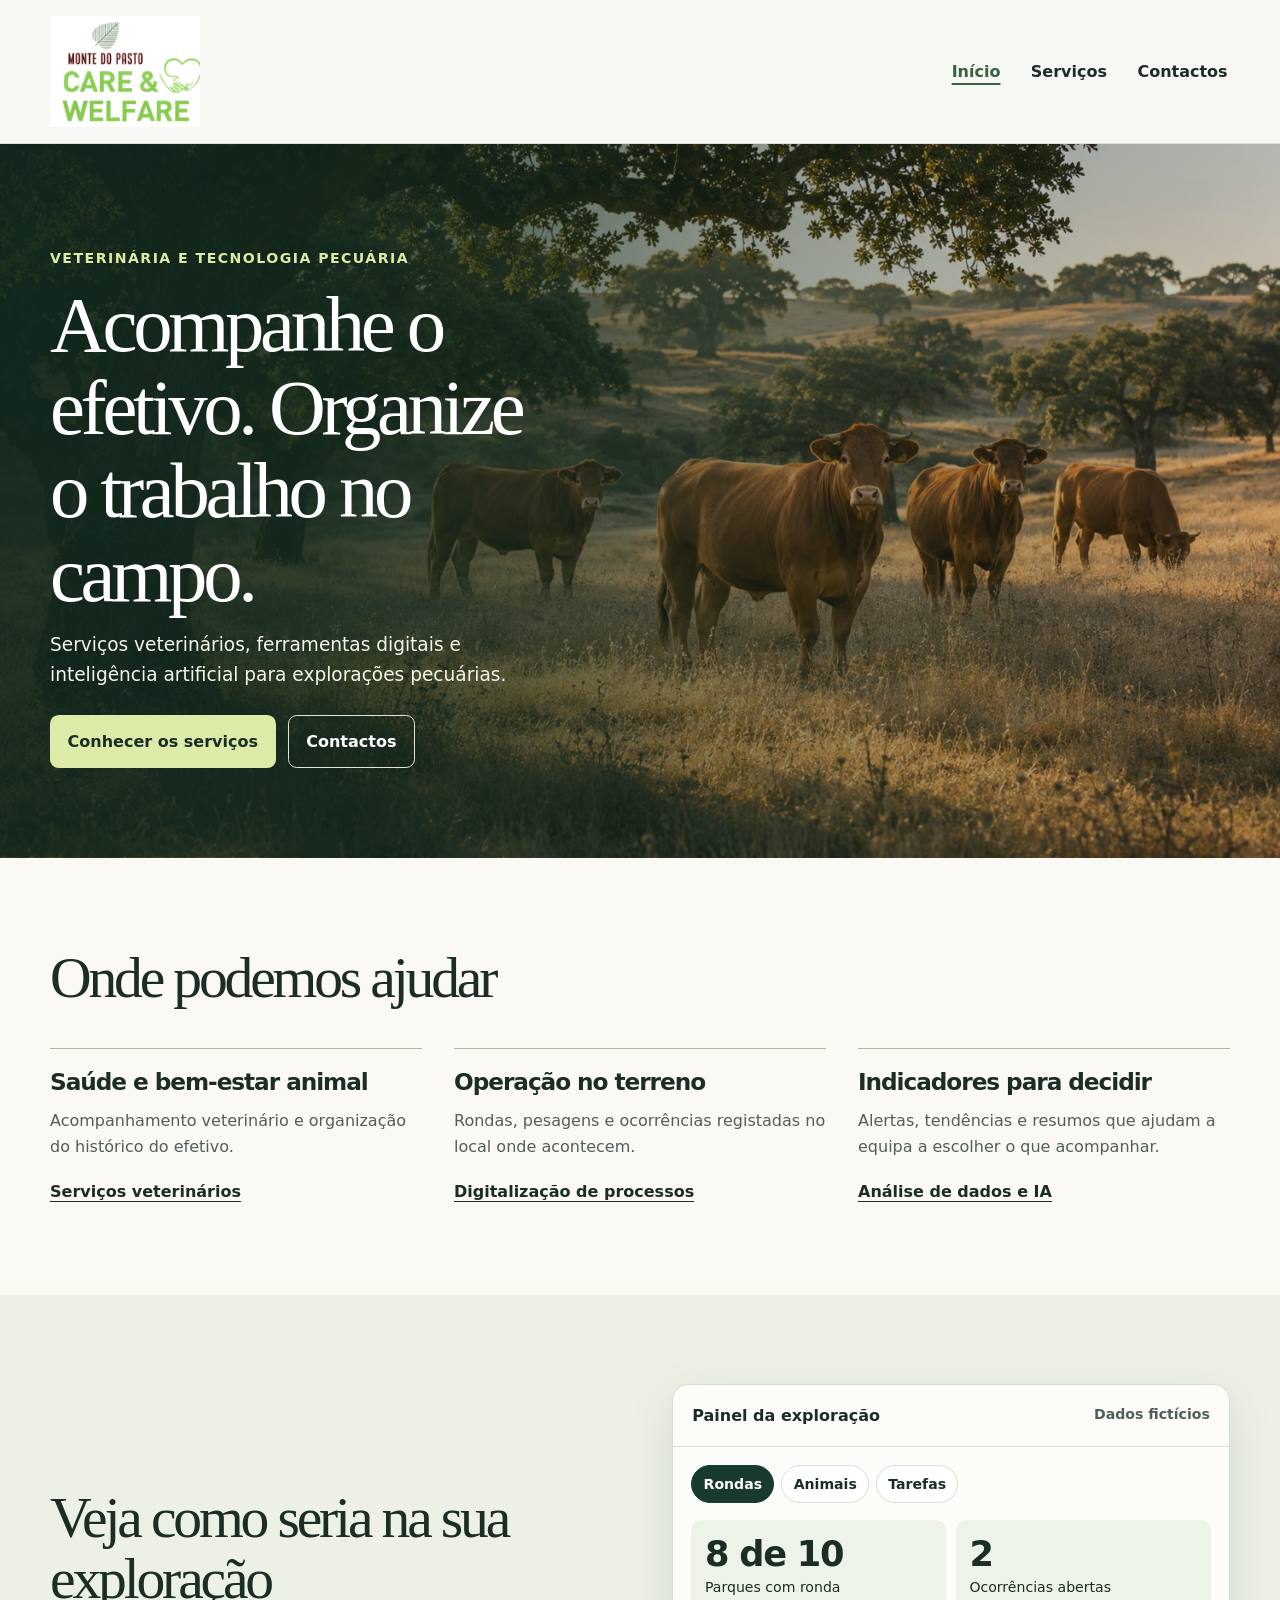
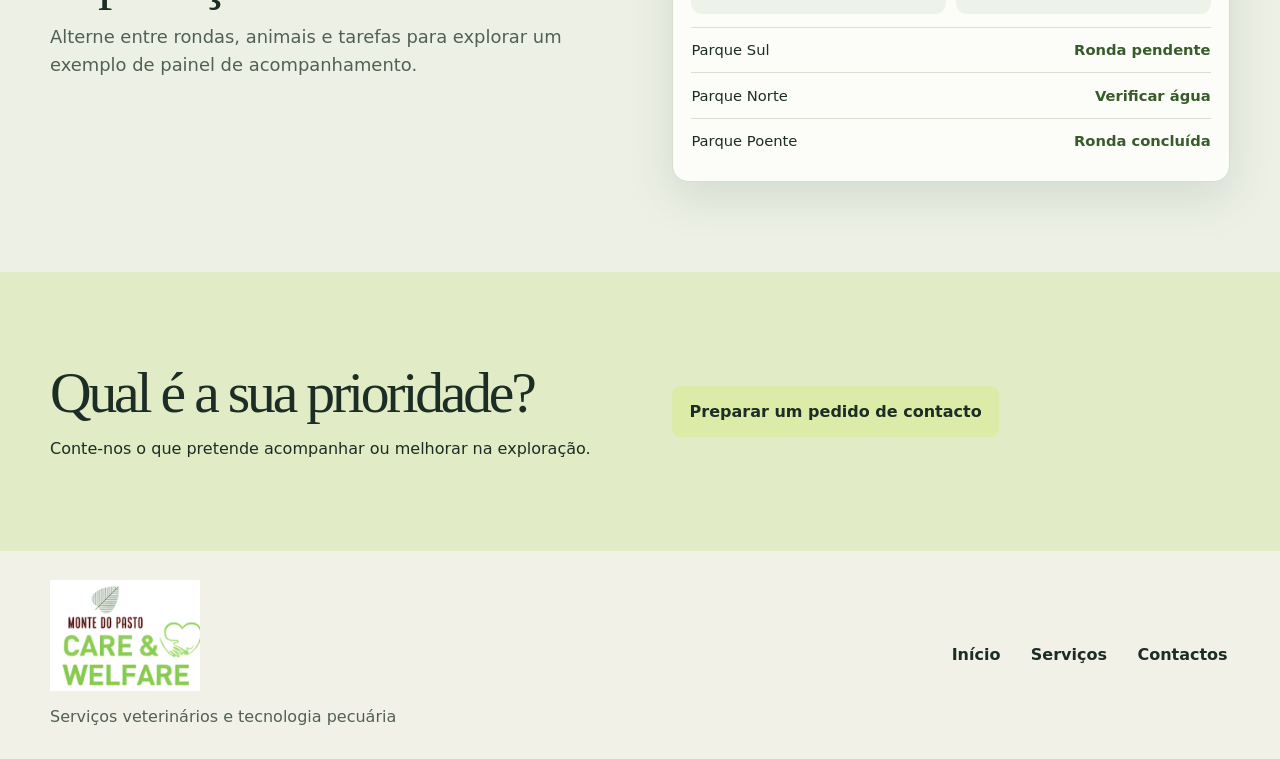
<file: index.html>
<!doctype html>
<html lang="pt-PT">
<head>
<meta charset="utf-8">
<meta name="viewport" content="width=device-width,initial-scale=1">
<meta name="description" content="Serviços veterinários, gestão digital e inteligência artificial para explorações pecuárias.">
<title>Início | Care &amp; Welfare</title>
<link rel="stylesheet" href="styles.css">
<script src="demo.js" defer></script>
</head>
<body>
<a class="skip" href="#conteudo">Saltar para o conteúdo</a>
<header><div class="shell"><a class="brand" href="index.html"><span class="official-logo"><img src="carewelfare.png" alt="Care &amp; Welfare" width="500" height="500"></span></a><nav aria-label="Navegação principal"><a href="index.html" aria-current="page">Início</a>
<a href="servicos.html">Serviços</a>
<a href="contactos.html">Contactos</a></nav></div></header>
<main id="conteudo">

<section class="masthead"><div class="shell masthead-inner">
  <p class="eyebrow">Veterinária e tecnologia pecuária</p>
  <h1>Acompanhe o efetivo. Organize o trabalho no campo.</h1>
  <p>Serviços veterinários, ferramentas digitais e inteligência artificial para explorações pecuárias.</p>
  <div class="actions"><a class="button" href="servicos.html">Conhecer os serviços</a><a class="button secondary" href="contactos.html">Contactos</a></div>
</div></section>
<section class="offer"><div class="shell">
  <h2>Onde podemos ajudar</h2>
  <div class="offer-list">
    <article><h3>Saúde e bem-estar animal</h3><p>Acompanhamento veterinário e organização do histórico do efetivo.</p><a href="servicos.html#veterinaria">Serviços veterinários</a></article>
    <article><h3>Operação no terreno</h3><p>Rondas, pesagens e ocorrências registadas no local onde acontecem.</p><a href="servicos.html#digitalizacao">Digitalização de processos</a></article>
    <article><h3>Indicadores para decidir</h3><p>Alertas, tendências e resumos que ajudam a equipa a escolher o que acompanhar.</p><a href="servicos.html#analise">Análise de dados e IA</a></article>
  </div>
</div></section>
<section class="demo-section"><div class="shell split"><div>
  <h2>Veja como seria na sua exploração</h2>
  <p class="lede">Alterne entre rondas, animais e tarefas para explorar um exemplo de painel de acompanhamento.</p>
</div><div class="demo" aria-label="Demonstração interativa"><div class="demo-top"><strong>Painel da exploração</strong><span>Dados fictícios</span></div><div class="demo-main"><div class="switches" role="group" aria-label="Área da exploração"><button type="button" aria-pressed="true" data-demo="rondas">Rondas</button><button type="button" aria-pressed="false" data-demo="animais">Animais</button><button type="button" aria-pressed="false" data-demo="tarefas">Tarefas</button></div><div id="demo-output" aria-live="polite"><div class="metrics"><div class="metric"><strong>8 de 10</strong><span>Parques com ronda</span></div><div class="metric"><strong>2</strong><span>Ocorrências abertas</span></div></div><ul class="rows"><li><span>Parque Sul</span><b>Ronda pendente</b></li><li><span>Parque Norte</span><b>Verificar água</b></li><li><span>Parque Poente</span><b>Ronda concluída</b></li></ul></div></div></div></div></section>
<section class="closing"><div class="shell split"><div><h2>Qual é a sua prioridade?</h2><p>Conte-nos o que pretende acompanhar ou melhorar na exploração.</p></div><div><a class="button" href="contactos.html">Preparar um pedido de contacto</a></div></div></section>
</main>
<footer><div class="shell"><div><a class="brand" href="index.html"><span class="official-logo"><img src="carewelfare.png" alt="Care &amp; Welfare" width="500" height="500"></span></a><p>Serviços veterinários e tecnologia pecuária</p></div><nav aria-label="Navegação no rodapé"><a href="index.html">Início</a><a href="servicos.html">Serviços</a><a href="contactos.html">Contactos</a></nav></div></footer>
</body>
</html>
</file>
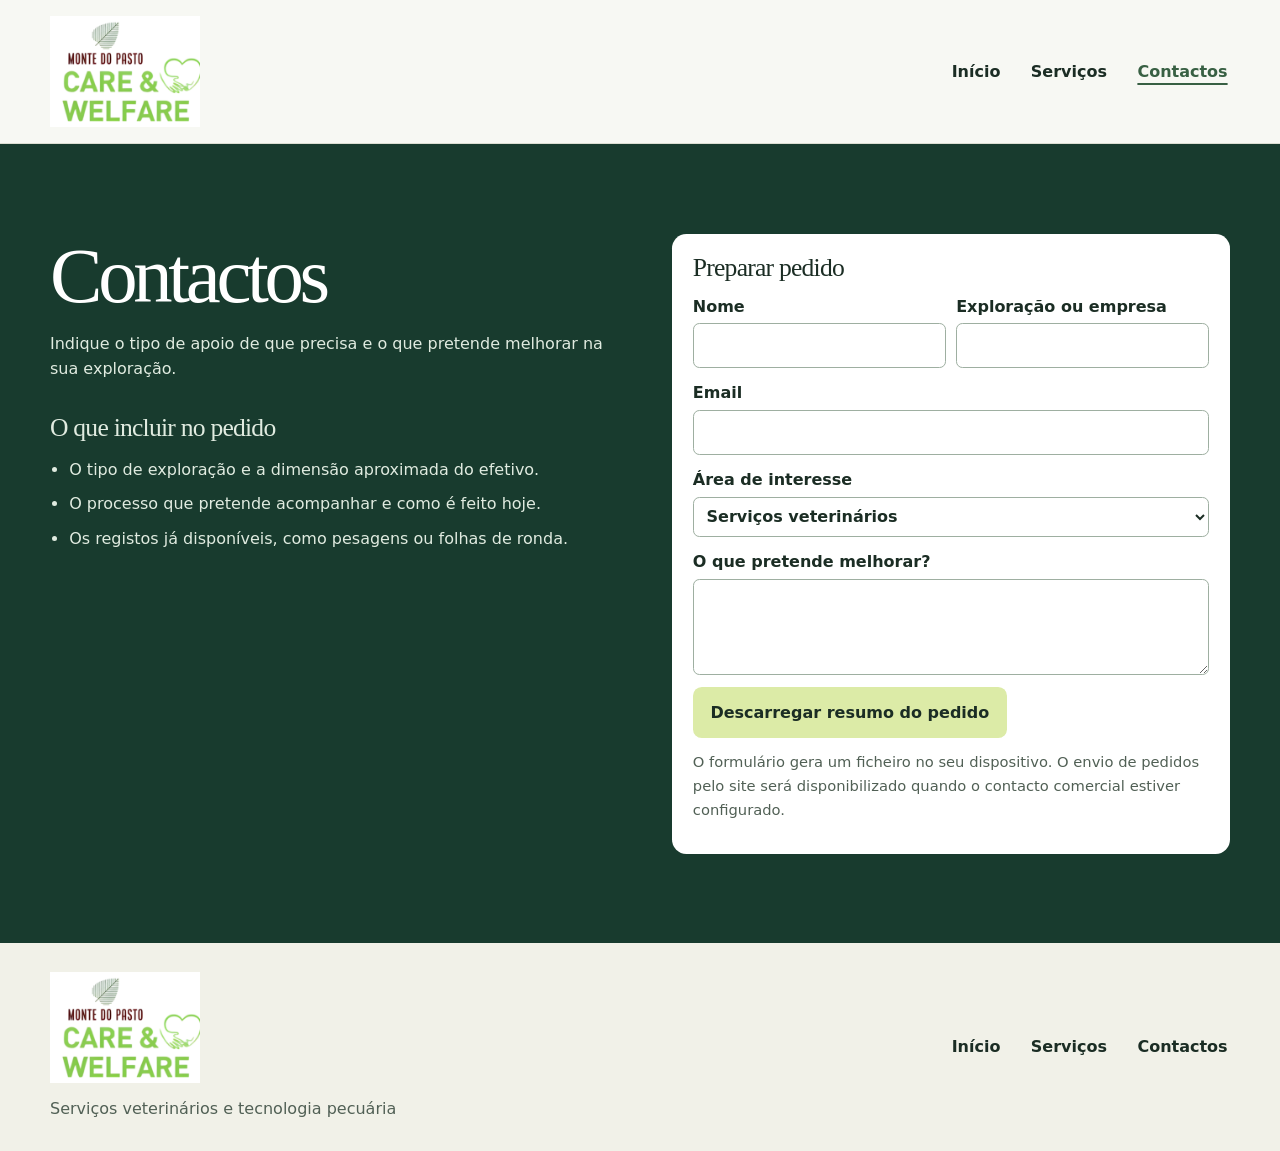
<file: contactos.html>
<!doctype html>
<html lang="pt-PT">
<head>
<meta charset="utf-8">
<meta name="viewport" content="width=device-width,initial-scale=1">
<meta name="description" content="Prepare um pedido de contacto para a equipa da Care &amp; Welfare.">
<title>Contactos | Care &amp; Welfare</title>
<link rel="stylesheet" href="styles.css">
<script src="request.js" defer></script>
</head>
<body>
<a class="skip" href="#conteudo">Saltar para o conteúdo</a>
<header><div class="shell"><a class="brand" href="index.html"><span class="official-logo"><img src="carewelfare.png" alt="Care &amp; Welfare" width="500" height="500"></span></a><nav aria-label="Navegação principal"><a href="index.html">Início</a>
<a href="servicos.html">Serviços</a>
<a href="contactos.html" aria-current="page">Contactos</a></nav></div></header>
<main id="conteudo"><section id="contacto" class="contact"><div class="shell split"><div><h1>Contactos</h1><p>Indique o tipo de apoio de que precisa e o que pretende melhorar na sua exploração.</p><div class="contact-guide"><h2>O que incluir no pedido</h2><ul><li>O tipo de exploração e a dimensão aproximada do efetivo.</li><li>O processo que pretende acompanhar e como é feito hoje.</li><li>Os registos já disponíveis, como pesagens ou folhas de ronda.</li></ul></div></div><form id="request"><h2>Preparar pedido</h2><div class="two"><label>Nome<input name="nome" autocomplete="name" required></label><label>Exploração ou empresa<input name="empresa" autocomplete="organization" required></label></div><label>Email<input name="email" type="email" autocomplete="email" required></label><label>Área de interesse<select name="area"><option>Serviços veterinários</option><option>Digitalização de processos</option><option>Análise de dados e IA</option><option>Várias áreas</option></select></label><label>O que pretende melhorar?<textarea name="objetivo" rows="3" required></textarea></label><button class="button" type="submit">Descarregar resumo do pedido</button><p>O formulário gera um ficheiro no seu dispositivo. O envio de pedidos pelo site será disponibilizado quando o contacto comercial estiver configurado.</p><p id="request-status" role="status"></p></form></div></section>
</main>
<footer><div class="shell"><div><a class="brand" href="index.html"><span class="official-logo"><img src="carewelfare.png" alt="Care &amp; Welfare" width="500" height="500"></span></a><p>Serviços veterinários e tecnologia pecuária</p></div><nav aria-label="Navegação no rodapé"><a href="index.html">Início</a><a href="servicos.html">Serviços</a><a href="contactos.html">Contactos</a></nav></div></footer>
</body>
</html>
</file>
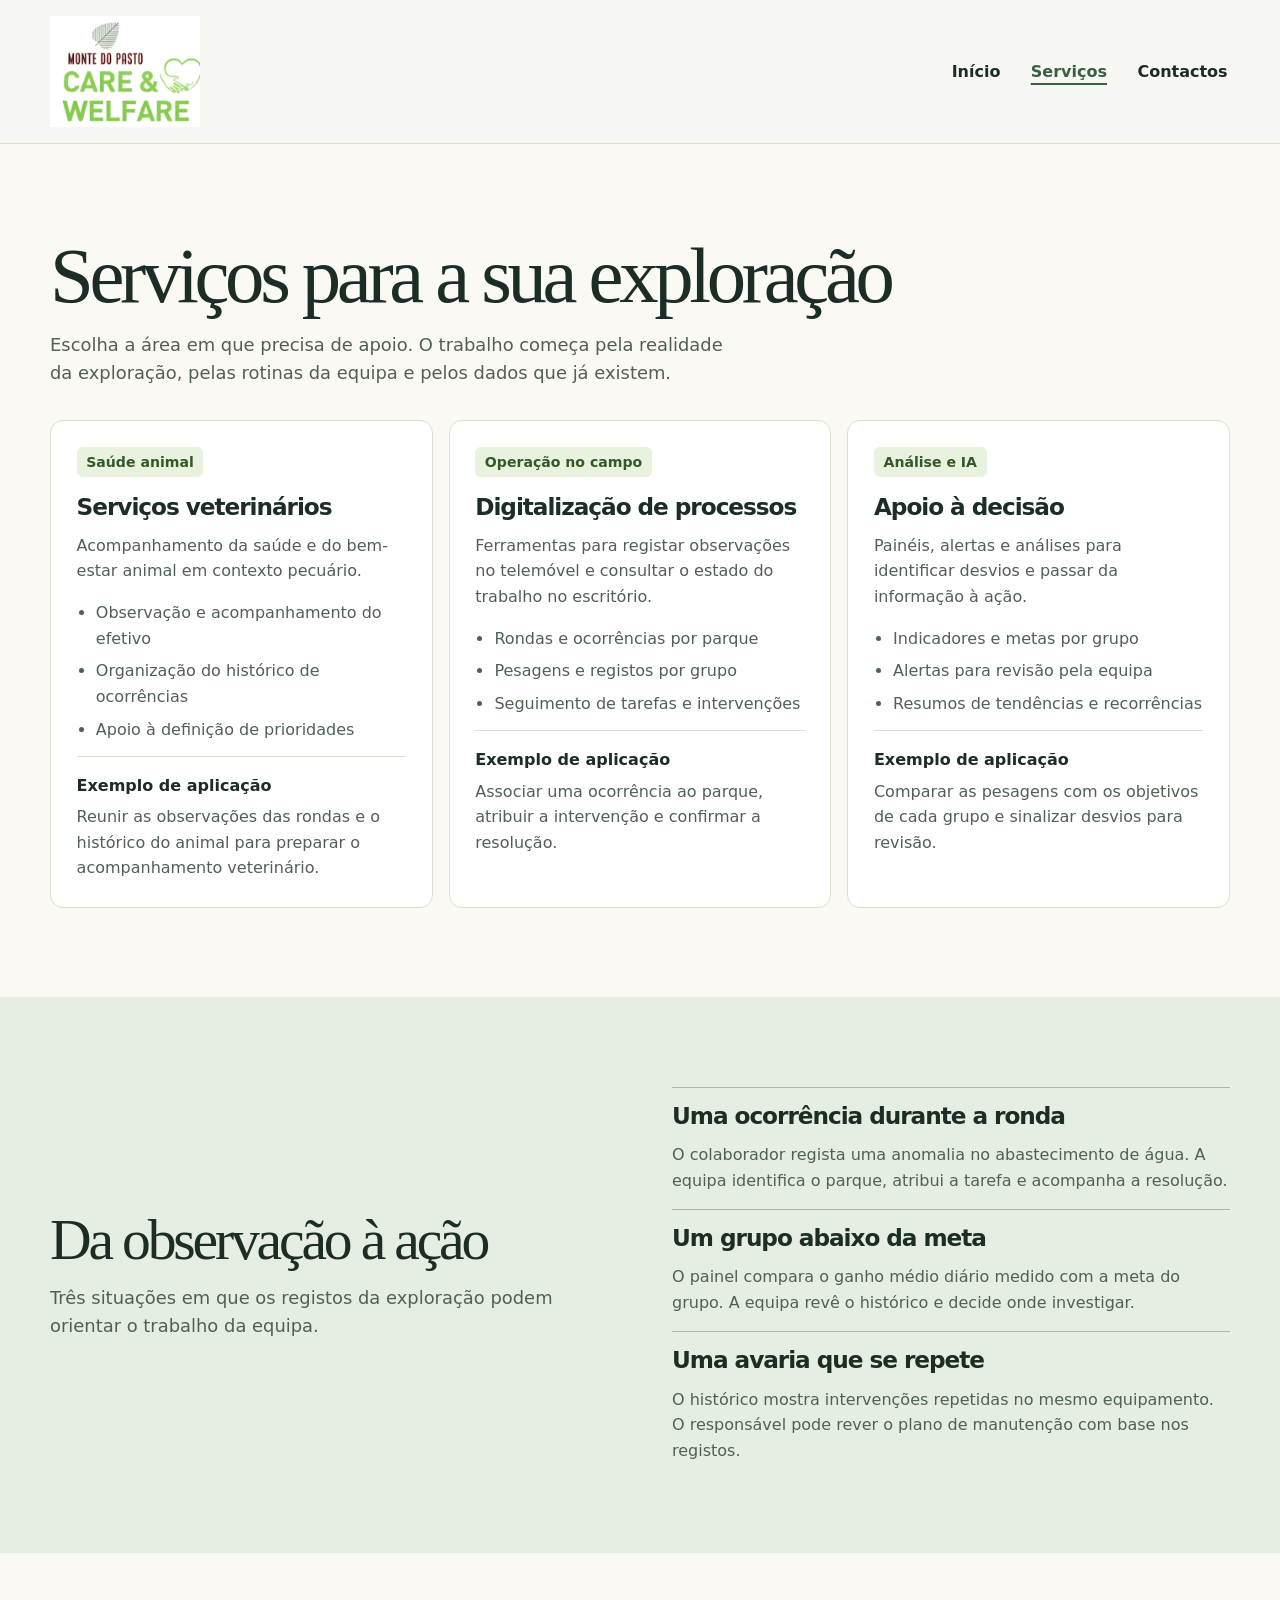
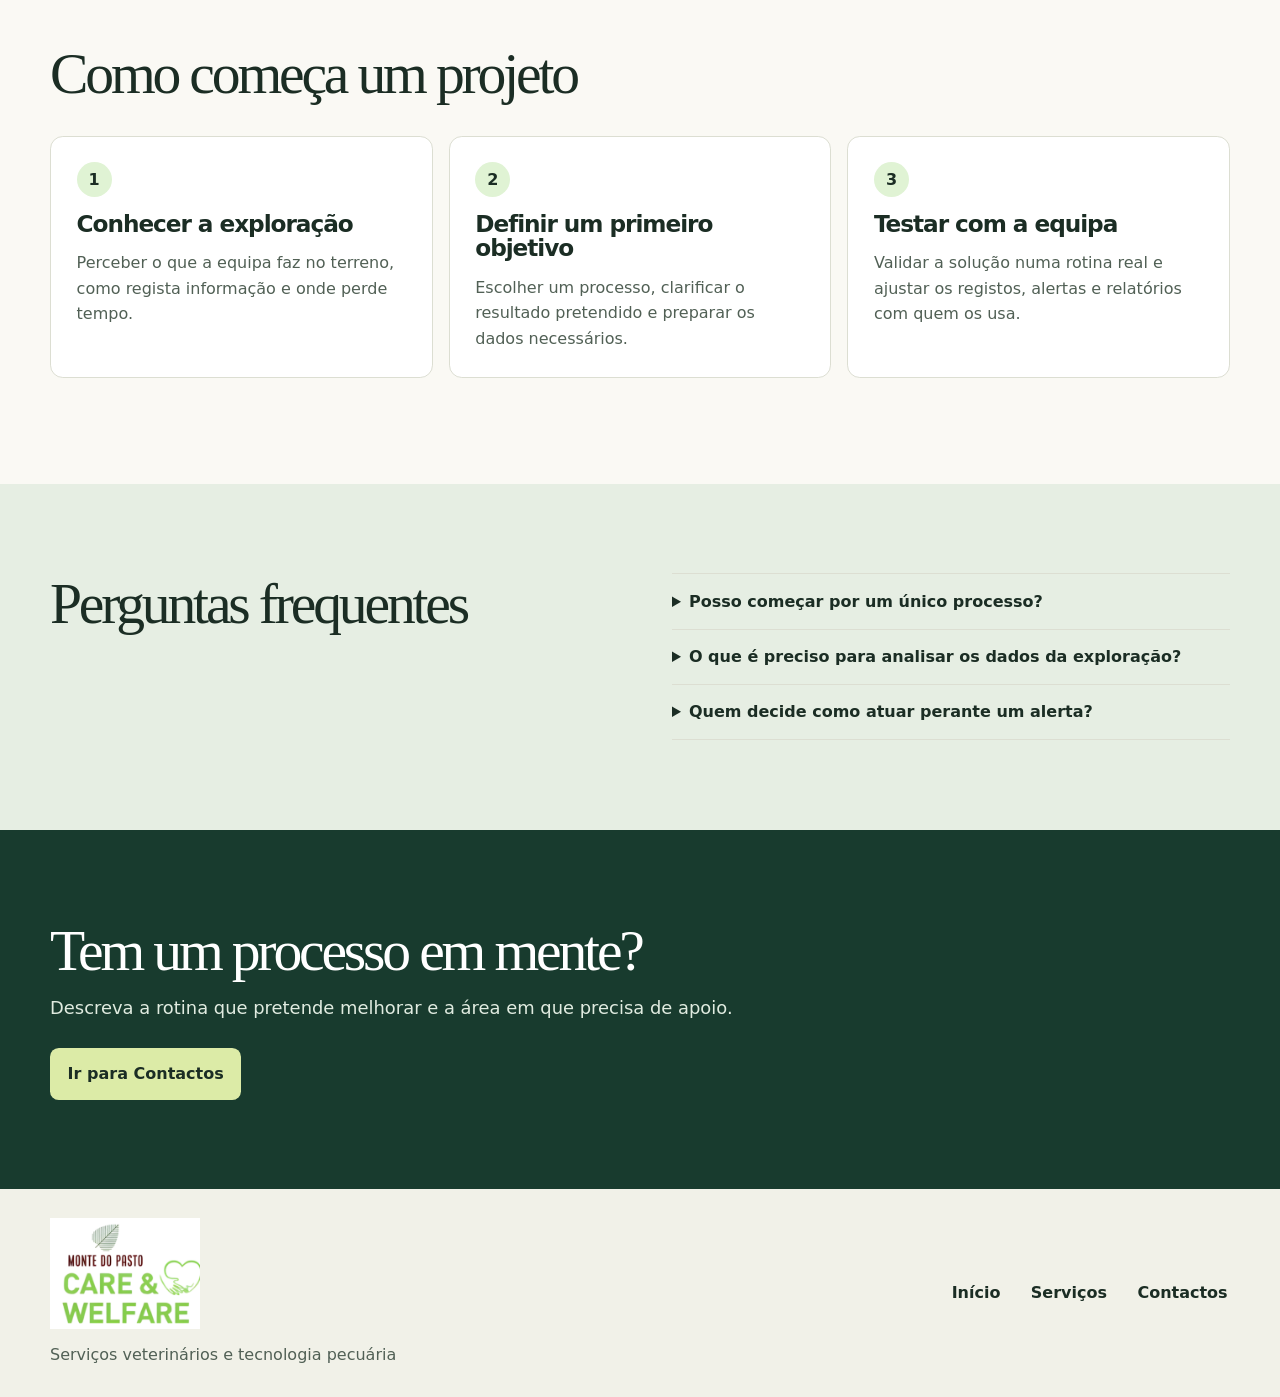
<file: servicos.html>
<!doctype html>
<html lang="pt-PT">
<head>
<meta charset="utf-8">
<meta name="viewport" content="width=device-width,initial-scale=1">
<meta name="description" content="Conheça os serviços veterinários, a digitalização de processos e a análise de dados da Care &amp; Welfare.">
<title>Serviços | Care &amp; Welfare</title>
<link rel="stylesheet" href="styles.css">

</head>
<body>
<a class="skip" href="#conteudo">Saltar para o conteúdo</a>
<header><div class="shell"><a class="brand" href="index.html"><span class="official-logo"><img src="carewelfare.png" alt="Care &amp; Welfare" width="500" height="500"></span></a><nav aria-label="Navegação principal"><a href="index.html">Início</a>
<a href="servicos.html" aria-current="page">Serviços</a>
<a href="contactos.html">Contactos</a></nav></div></header>
<main id="conteudo"><section id="servicos" class="services"><div class="shell"><h1>Serviços para a sua exploração</h1><p class="lede">Escolha a área em que precisa de apoio. O trabalho começa pela realidade da exploração, pelas rotinas da equipa e pelos dados que já existem.</p><div class="cards">
<article class="card" id="veterinaria"><small>Saúde animal</small><h3>Serviços veterinários</h3><p>Acompanhamento da saúde e do bem-estar animal em contexto pecuário.</p><ul><li>Observação e acompanhamento do efetivo</li><li>Organização do histórico de ocorrências</li><li>Apoio à definição de prioridades</li></ul><p class="service-note"><strong>Exemplo de aplicação</strong> Reunir as observações das rondas e o histórico do animal para preparar o acompanhamento veterinário.</p></article>
<article class="card" id="digitalizacao"><small>Operação no campo</small><h3>Digitalização de processos</h3><p>Ferramentas para registar observações no telemóvel e consultar o estado do trabalho no escritório.</p><ul><li>Rondas e ocorrências por parque</li><li>Pesagens e registos por grupo</li><li>Seguimento de tarefas e intervenções</li></ul><p class="service-note"><strong>Exemplo de aplicação</strong> Associar uma ocorrência ao parque, atribuir a intervenção e confirmar a resolução.</p></article>
<article class="card" id="analise"><small>Análise e IA</small><h3>Apoio à decisão</h3><p>Painéis, alertas e análises para identificar desvios e passar da informação à ação.</p><ul><li>Indicadores e metas por grupo</li><li>Alertas para revisão pela equipa</li><li>Resumos de tendências e recorrências</li></ul><p class="service-note"><strong>Exemplo de aplicação</strong> Comparar as pesagens com os objetivos de cada grupo e sinalizar desvios para revisão.</p></article>
</div></div></section>
<section class="scenarios" id="aplicacoes"><div class="shell split"><div><h2>Da observação à ação</h2><p class="lede">Três situações em que os registos da exploração podem orientar o trabalho da equipa.</p></div><div class="cases"><article><h3>Uma ocorrência durante a ronda</h3><p>O colaborador regista uma anomalia no abastecimento de água. A equipa identifica o parque, atribui a tarefa e acompanha a resolução.</p></article><article><h3>Um grupo abaixo da meta</h3><p>O painel compara o ganho médio diário medido com a meta do grupo. A equipa revê o histórico e decide onde investigar.</p></article><article><h3>Uma avaria que se repete</h3><p>O histórico mostra intervenções repetidas no mesmo equipamento. O responsável pode rever o plano de manutenção com base nos registos.</p></article></div></div></section>
<section id="metodo"><div class="shell"><h2>Como começa um projeto</h2><ol class="cards steps"><li class="card"><h3>Conhecer a exploração</h3><p>Perceber o que a equipa faz no terreno, como regista informação e onde perde tempo.</p></li><li class="card"><h3>Definir um primeiro objetivo</h3><p>Escolher um processo, clarificar o resultado pretendido e preparar os dados necessários.</p></li><li class="card"><h3>Testar com a equipa</h3><p>Validar a solução numa rotina real e ajustar os registos, alertas e relatórios com quem os usa.</p></li></ol></div></section>
<section class="scenarios"><div class="shell split faq"><h2>Perguntas frequentes</h2><div><details><summary>Posso começar por um único processo?</summary><p>Sim. O ponto de partida pode ser uma rotina específica, como rondas, pesagens ou o acompanhamento de ocorrências.</p></details><details><summary>O que é preciso para analisar os dados da exploração?</summary><p>Depende do objetivo. Para analisar ganhos de peso, por exemplo, são relevantes a identificação dos animais ou grupos, as datas e as pesagens registadas.</p></details><details><summary>Quem decide como atuar perante um alerta?</summary><p>A equipa da exploração e os profissionais responsáveis avaliam o alerta em função do contexto e decidem a ação a tomar.</p></details></div></div></section>
<section class="page-intro"><div class="shell"><h2>Tem um processo em mente?</h2><p class="lede">Descreva a rotina que pretende melhorar e a área em que precisa de apoio.</p><div class="actions"><a class="button" href="contactos.html">Ir para Contactos</a></div></div></section></main>
<footer><div class="shell"><div><a class="brand" href="index.html"><span class="official-logo"><img src="carewelfare.png" alt="Care &amp; Welfare" width="500" height="500"></span></a><p>Serviços veterinários e tecnologia pecuária</p></div><nav aria-label="Navegação no rodapé"><a href="index.html">Início</a><a href="servicos.html">Serviços</a><a href="contactos.html">Contactos</a></nav></div></footer>
</body>
</html>
</file>
<file: styles.css>
:root{--ink:#182d23;--forest:#17362a;--green:#aee382;--paper:#f7f8f3;--line:#d9e1d7;--muted:#4d6257}*{box-sizing:border-box}html{scroll-behavior:smooth;scroll-padding:6rem}body{margin:0;background:var(--paper);color:var(--ink);font:1rem/1.6 system-ui,sans-serif}a{color:inherit}a:focus-visible,button:focus-visible,summary:focus-visible,input:focus-visible,textarea:focus-visible,select:focus-visible{outline:3px solid #548337;outline-offset:4px}.shell{width:min(1180px,calc(100% - 44px));margin:auto}header{position:sticky;top:0;z-index:2;background:#f7f8f3f5;border-bottom:1px solid var(--line);backdrop-filter:blur(12px)}header .shell,footer .shell{display:flex;align-items:center;justify-content:space-between;gap:1.2rem;padding:1rem 0}.brand{display:inline-flex;align-items:center;gap:.55rem;font-size:1.25rem;font-weight:800;letter-spacing:-.045em;text-decoration:none;white-space:nowrap}.brand i{display:grid;place-items:center;background:var(--green);border-radius:50%;width:32px;height:32px;color:var(--ink);font-style:normal}nav{display:flex;gap:clamp(.7rem,2vw,1.8rem);flex-wrap:wrap}nav a{text-decoration:none;font-weight:600}.button{display:inline-flex;align-items:center;justify-content:center;border:0;border-radius:.55rem;padding:.8rem 1.1rem;background:var(--green);color:var(--ink);text-decoration:none;font:inherit;font-weight:760;cursor:pointer}.secondary{background:transparent;border:1px solid #8aa798;color:inherit}.hero{background:radial-gradient(ellipse at 92% 5%,#386648,transparent 65%),var(--forest);color:white;padding:clamp(3.5rem,8vw,7.5rem) 0}.split{display:grid;grid-template-columns:1fr 1fr;align-items:center;gap:clamp(2rem,5vw,5rem)}h1,h2,h3,p{margin:0}h1,h2,h3{line-height:1.06;letter-spacing:-.045em}h1{font-size:clamp(2.9rem,6.15vw,6rem);max-width:12ch}h2{font-size:clamp(2.2rem,4.5vw,4rem)}h3{font-size:1.45rem}p{margin-top:.85rem}.hero p{max-width:48ch;color:#e0ebe0;font-size:1.1rem}.eyebrow{display:block;text-transform:uppercase;font-size:.88rem;font-weight:780;letter-spacing:.105em;margin-bottom:.8rem}.hero .eyebrow{color:var(--green)}.actions{display:flex;flex-wrap:wrap;gap:.75rem;margin-top:1.6rem}.demo{background:#fcfdf9;color:var(--ink);border-radius:1rem;overflow:hidden;box-shadow:0 24px 65px #081b1259}.demo-top{padding:1.1rem 1.2rem;display:flex;justify-content:space-between;gap:.5rem;border-bottom:1px solid var(--line);font-weight:750}.demo-top span{font-size:.88rem;color:var(--muted)}.demo-main{padding:1.15rem}.switches{display:flex;flex-wrap:wrap;gap:.45rem;margin-bottom:1.1rem}.switches button{font:inherit;font-size:.88rem;font-weight:700;cursor:pointer;border:1px solid var(--line);border-radius:2rem;padding:.4rem .7rem;background:white;color:inherit}.switches [aria-pressed=true]{background:var(--forest);color:white;border-color:var(--forest)}.metrics{display:grid;grid-template-columns:repeat(2,1fr);gap:.6rem}.metric{background:#edf3e8;border-radius:.65rem;padding:.85rem}.metric strong{display:block;font-size:clamp(1.35rem,3vw,2.2rem);line-height:1.15;letter-spacing:-.035em}.metric span{font-size:.88rem}.rows{list-style:none;padding:0;margin:.85rem 0 0}.rows li{display:flex;justify-content:space-between;gap:.65rem;border-top:1px solid var(--line);padding:.65rem 0;font-size:.92rem}.rows b{white-space:nowrap;color:#375c2a}section{padding:clamp(3rem,7vw,6rem) 0}.lede{max-width:60ch;color:var(--muted);font-size:1.12rem}.cards{display:grid;grid-template-columns:repeat(3,1fr);gap:1rem;margin-top:2rem}.card{background:white;border:1px solid var(--line);border-radius:.8rem;padding:1.6rem}.card p,.card li{color:var(--muted)}.card ul{padding-left:1.2rem;margin:1rem 0 0}.card li+li{margin-top:.45rem}.card small{display:inline-block;color:#345927;background:#e8f2df;font-size:.88rem;font-weight:750;padding:.25rem .6rem;border-radius:.35rem;margin-bottom:1.1rem}.scenarios{background:#e6eee3}.cases{display:grid;gap:1rem}.cases article{border-top:1px solid #a8b7a7;padding-top:1rem}.cases p{color:var(--muted)}.steps{padding:0;list-style:none;counter-reset:step}.steps li{counter-increment:step}.steps li::before{content:counter(step);display:grid;place-items:center;border-radius:50%;background:#e0f3d4;width:2.2rem;height:2.2rem;margin-bottom:.9rem;font-weight:800}.faq{align-items:start}details{border-top:1px solid var(--line);padding:.9rem 0}details:last-child{border-bottom:1px solid var(--line)}summary{font-weight:750;cursor:pointer}details p{color:var(--muted)}.contact{background:var(--forest);color:white}.contact p{color:#e0ebe0}.contact form{background:white;color:var(--ink);border-radius:.9rem;padding:1.3rem;display:grid;gap:.75rem}.contact form p{color:var(--muted);margin:0;font-size:.92rem}label{display:grid;gap:.25rem;font-weight:650}input,textarea,select{width:100%;font:inherit;border:1px solid #9eafa1;border-radius:.4rem;padding:.55rem;color:var(--ink);background:white}textarea{resize:vertical}.two{display:grid;grid-template-columns:1fr 1fr;gap:.65rem}footer a{text-decoration:none}footer small{font-size:.88rem}@media(max-width:790px){.split,.cards{grid-template-columns:1fr}header .shell{flex-wrap:wrap}header .button{display:none}header nav{font-size:.93rem}.hero h1{max-width:15ch}.card{padding:1.2rem}}@media(max-width:410px){.two{grid-template-columns:1fr}.shell{width:calc(100% - 30px)}footer .shell{align-items:start;flex-direction:column}}
nav a[aria-current="page"]{text-decoration:underline;text-underline-offset:.4rem;text-decoration-thickness:2px}
.page-intro{background:var(--forest);color:white}
.page-intro .lede{color:#e0ebe0}
.contact form .button{justify-self:start}

/* Shared layout and page-specific styles */
:root{--ink:#1b2d24;--forest:#183b2e;--green:#dceba7;--paper:#faf9f4;--line:#dcded2;--muted:#516055}
body{font-family:system-ui,sans-serif}
h1,h2{font-family:Georgia,serif;font-weight:500;letter-spacing:-.055em}
h1{max-width:17ch}
header .shell{min-height:72px}
nav a{padding:.45rem .15rem}
nav a:hover,nav a[aria-current="page"]{color:#386043}
.brand i{background:var(--forest);color:#f7f9e8}
.skip{position:fixed;left:1rem;top:1rem;z-index:5;transform:translateY(-200%);background:white;padding:.65rem 1rem}
.skip:focus{transform:none}
.masthead{color:#fff;background:#183b2e;min-height:min(690px,76svh);display:grid;align-items:center}
.masthead-inner h1{max-width:13ch}
.masthead-inner p:not(.eyebrow){max-width:40ch;font-size:1.16rem;color:#f4f5e8}
.masthead .eyebrow{color:var(--green)}
.masthead .secondary{border-color:#e1e6d4}
.offer-list{display:grid;grid-template-columns:repeat(3,1fr);gap:2rem;margin-top:2.5rem}
.offer-list article{border-top:1px solid #aeb8a8;padding-top:1.3rem}
.offer-list p{color:var(--muted)}
.offer-list a{display:inline-block;margin-top:1.25rem;font-weight:750;text-underline-offset:.25rem}
.demo-section{background:#edf1e5}
.demo{box-shadow:0 15px 45px #23403120;border:1px solid #d6dfce}
.closing{background:#e1ebc6}
.services h1{max-width:22ch}
.service-note{border-top:1px solid var(--line);padding-top:1rem}
.service-note strong{display:block;color:var(--ink);margin-bottom:.35rem}
.contact .split{align-items:start}
.contact-guide{margin-top:2rem;color:#e0ebe0}
.contact h2{font-size:1.6rem;letter-spacing:-.03em}
.contact-guide ul{padding-left:1.2rem}
.contact-guide li+li{margin-top:.55rem}
footer{background:#f1f1e8}
footer .shell{padding-block:1.8rem}
footer p{margin-top:.35rem;color:var(--muted)}
@media(max-width:790px){.offer-list{grid-template-columns:1fr;gap:1.5rem}.masthead{min-height:0}.masthead-inner h1{max-width:16ch}footer .shell{flex-wrap:wrap}}
@media(prefers-reduced-motion:reduce){html{scroll-behavior:auto}}
.masthead{background-image:linear-gradient(90deg,#10271eeb 0%,#11291ed9 25%,#142d2177 58%,#142d2133 100%),url("campo.jpg");background-position:center,center 56%;background-size:cover}
@media(max-width:790px){.masthead{background-image:linear-gradient(90deg,#10271ee8,#10271e88),url("campo.jpg");background-position:center,62% 50%}}
.official-logo{display:block;position:relative;overflow:hidden;width:150px;height:111px;background:white}
.official-logo img{position:absolute;width:210px;height:210px;max-width:none;top:-43px;left:-29px}
</file>
